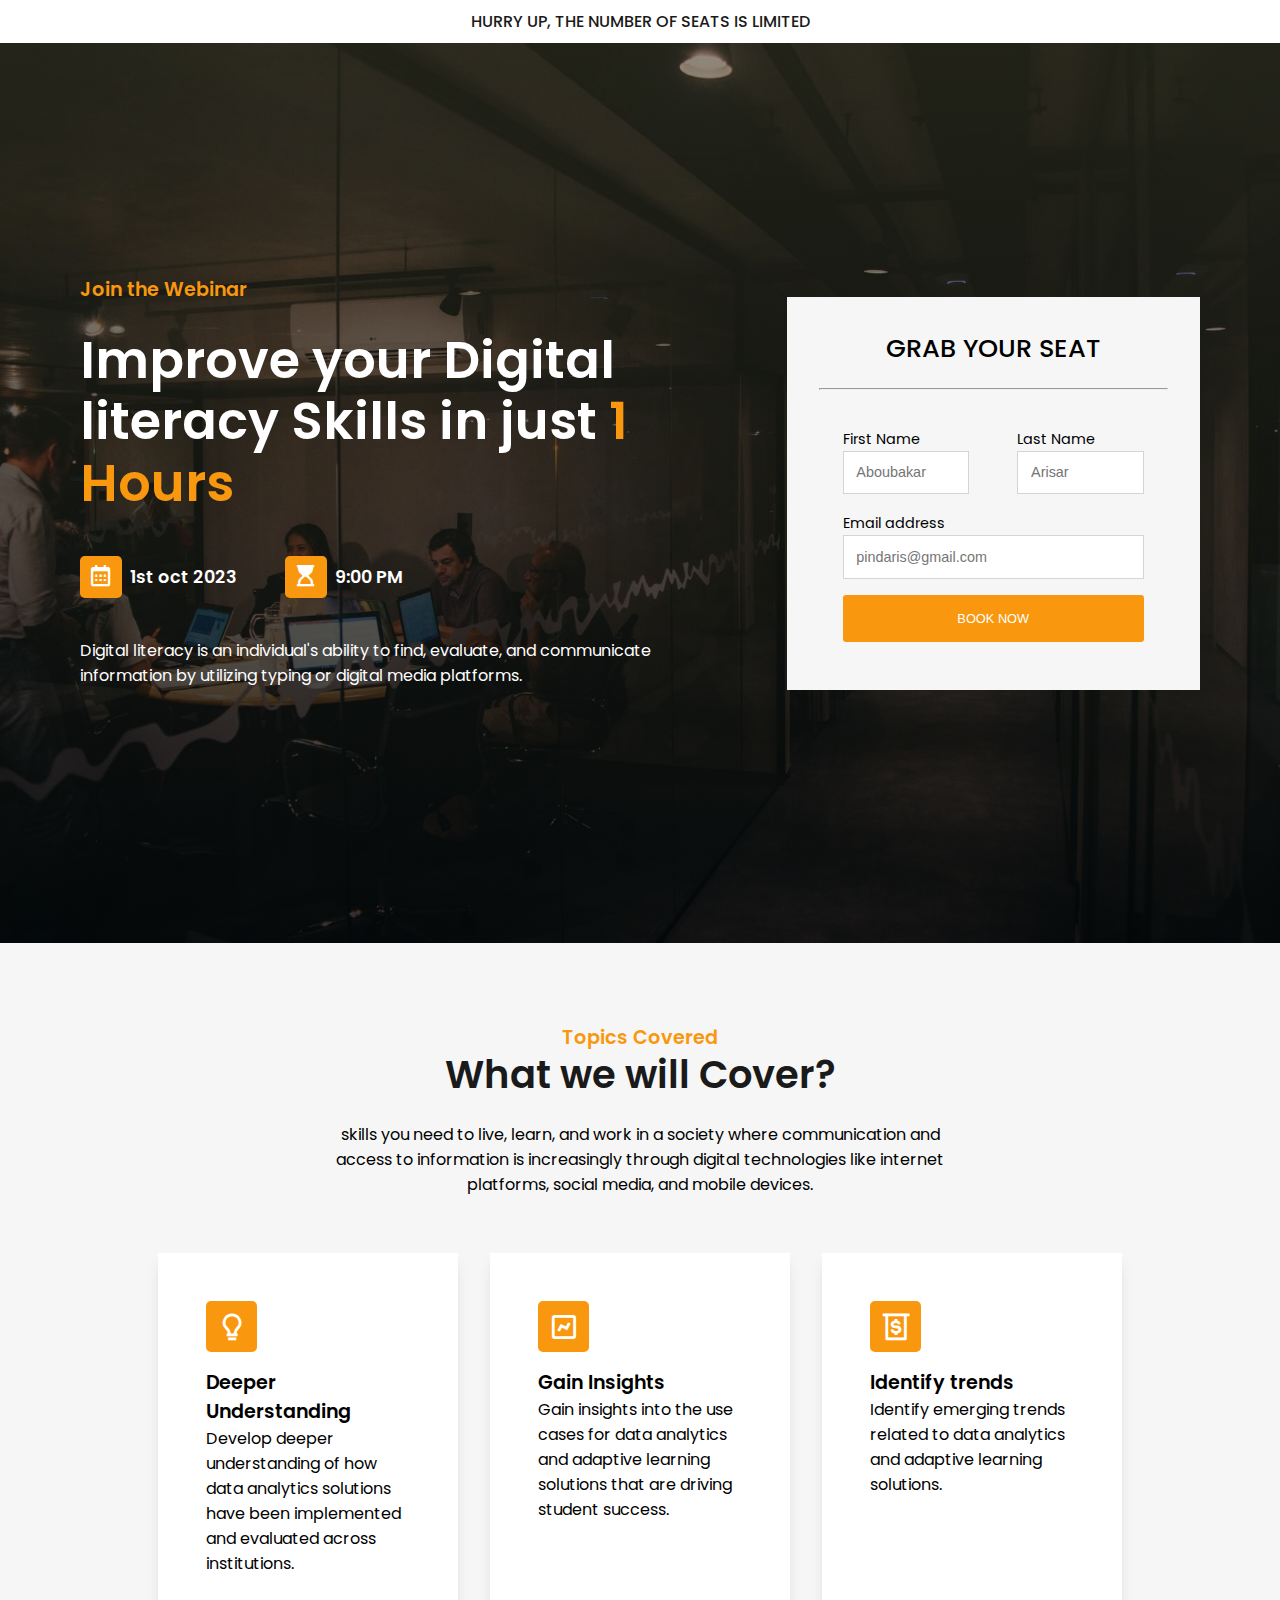
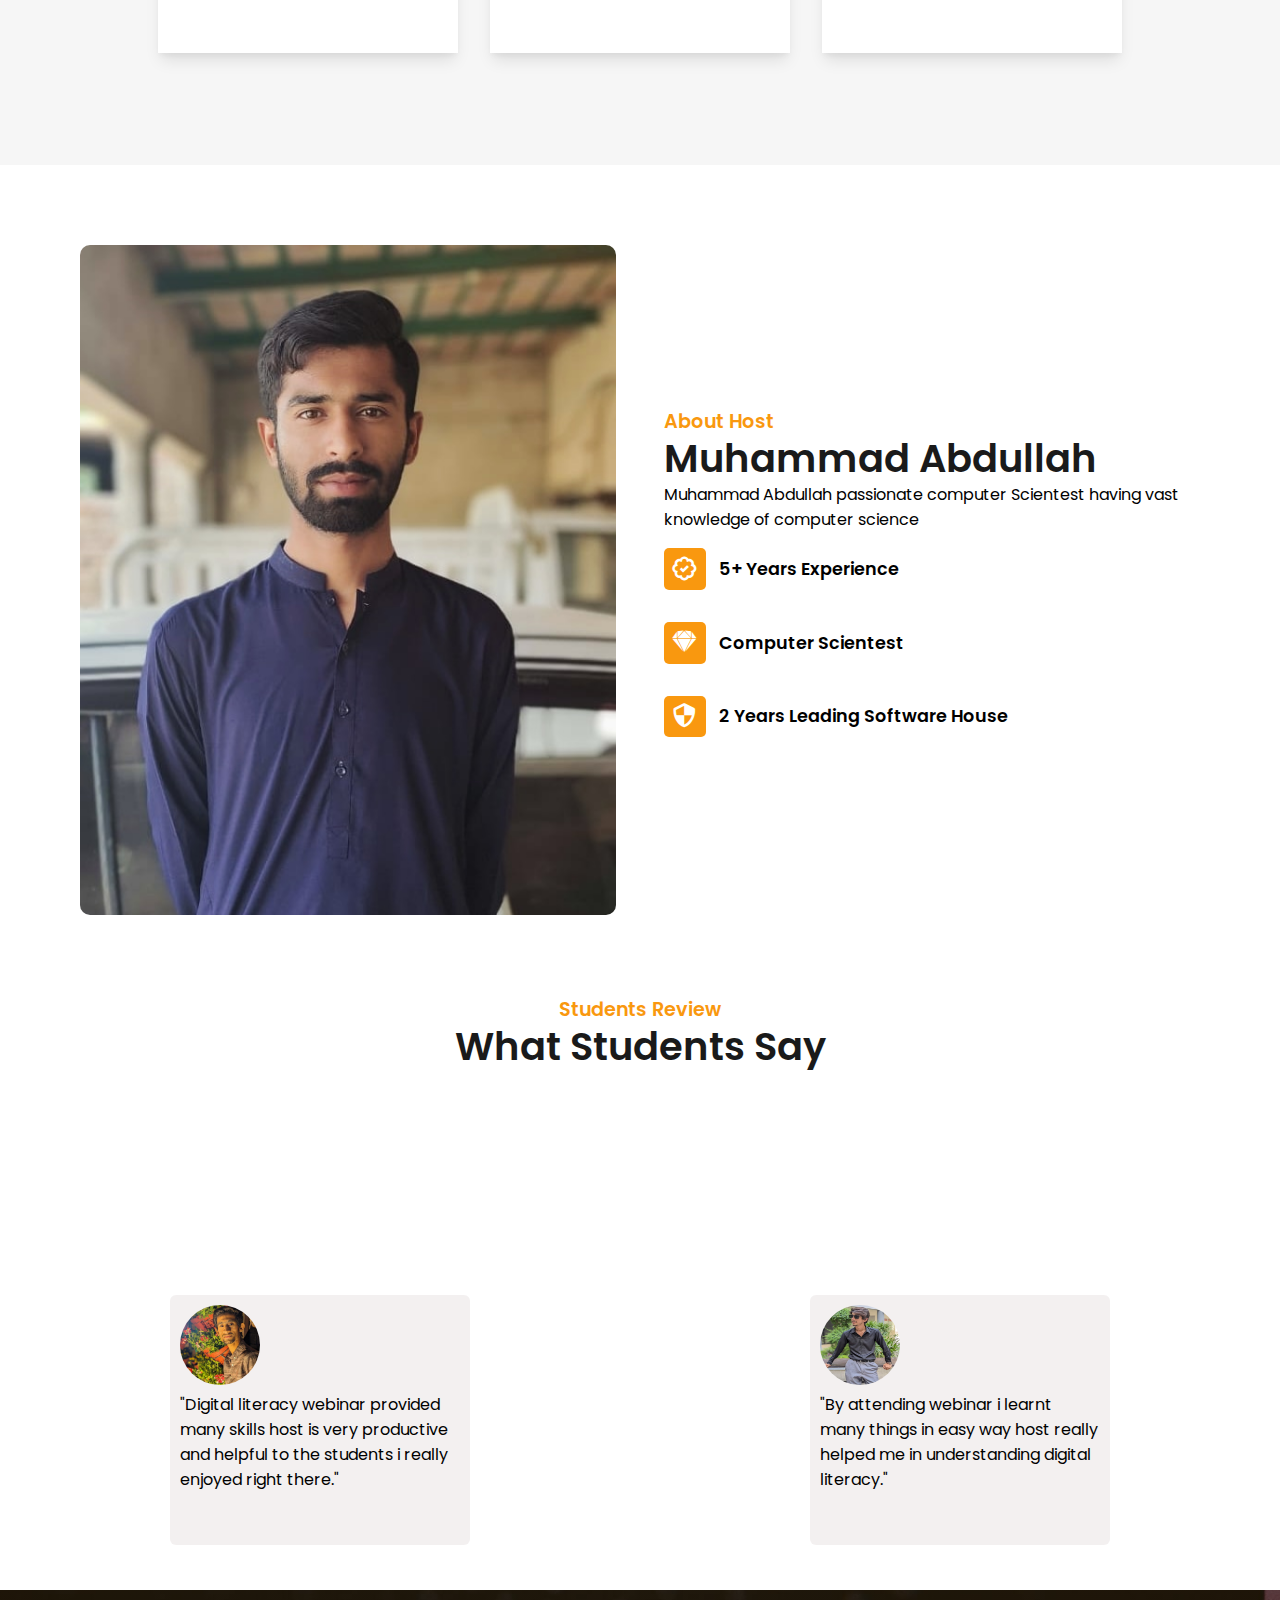
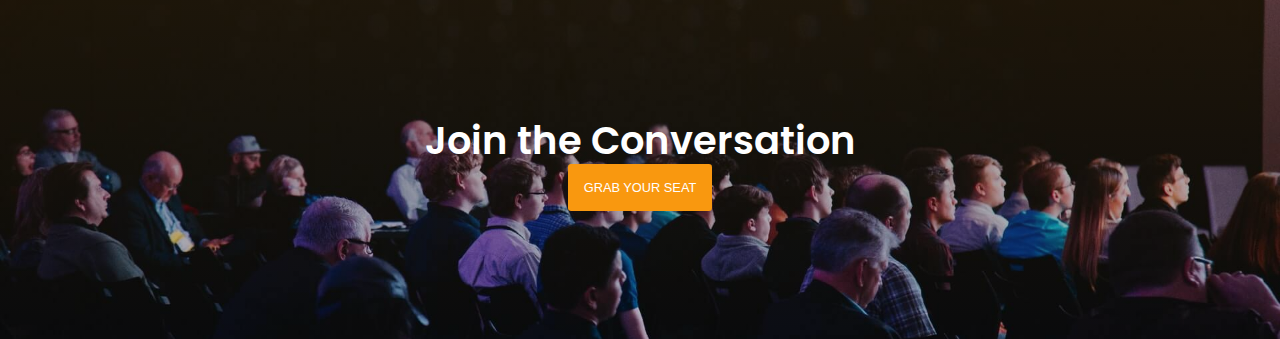
<file: index.html>
<!DOCTYPE html>
<html lang="en">
<head>
	<meta charset="UTF-8">
	<meta name="viewport" content="width=device-width, initial-scale=1.0">
	<title>Webinar Booking</title>

	<!-- External CSS -->
	<link rel="stylesheet" href="style.css">

	<!-- Box icon CDN -->
	<link href='https://unpkg.com/boxicons@2.1.1/css/boxicons.min.css' rel='stylesheet'>
</head>
<body>
	<!-- Top bar starts  -->
	<div class="top-bar">
		<h3 class="notification">Hurry Up, The number of seats is limited</h3>
	</div>
	<!-- Top bar ends  -->

	<!-- Header section starts  -->
	<section class="header">
		<div class="container">
			<div class="row">
				<div class="col header-content">
					<h3 class="subheading">
						Join the Webinar
					</h3>
					<h2 class="main-heading">
						Improve your Digital literacy Skills in just <span>1 Hours</span>
					</h2>
					<div class="inner-row">
						<div class="col">
							<h3 class="date">
								<i class='bx bx-calendar'></i> 1st oct 2023
							</h3>
						</div>
						<div class="col">
							<h3 class="time">
								<i class='bx bxs-hourglass-top'></i> 9:00 PM
							</h3>
						</div>
					</div>
					<p class="para-line white">
						Digital literacy is an individual's ability to find, evaluate, and communicate information by utilizing typing or digital media platforms.					</p>
				</div>
				<div class="col header-form">
					<div class="form-area">
						<h2 class="form-heading">
							Grab Your Seat
						</h2>

						<hr>
						<form action="#" class="booking-form" id="form">
							<div class="form-row">
								<div class="col">
									<div class="input-field">
										<label for="firstName" required>First Name</label>
										<input type="text" id="firstName" placeholder="Aboubakar" >
									</div>
								</div>
								<div class="col">
									<div class="input-field">
										<label for="lastName">Last Name</label>
										<input type="text" id="lastName" placeholder="Arisar">
									</div>
								</div>
							</div>
							<div class="input-field">
								<label for="emailId">Email address</label>
								<input type="email" id="emailId" placeholder="pindaris@gmail.com" required>
							</div>
							<div class="input-field">
								<button class="btn">
									<a href="thankyou.html">
										Book now
									</a>
								</button>
							</div>
						</form>
					</div>
				</div>
			</div>
		</div>
	</section>
	<!-- Header section ends from here -->

	<!-- Topic section starts from here -->
	<section class="topics">
		<div class="container">
			<h3 class="subheading">
				Topics Covered
			</h3>
			<h2 class="heading">
				What we will Cover?
			</h2>
			<p class="para-line">
				skills you need to live, learn, and work in a society where communication and access to information is increasingly through digital technologies like internet platforms, social media, and mobile devices.			</p>

			<div class="topics-row">
				<div class="col topic-box">
					<i class='bx bx-bulb'></i>
					<h2 class="topic-heading">
						Deeper Understanding
					</h2>
					<p class="para-line">
						Develop deeper understanding of how data analytics solutions have been implemented and evaluated across institutions. 
					</p>
				</div>
				<div class="col topic-box">
					<i class='bx bx-chart'></i>
					<h2 class="topic-heading">
						Gain Insights
					</h2>
					<p class="para-line">
						Gain insights into the use cases for data analytics and adaptive learning solutions that are driving student success.
					</p>
				</div>
				<div class="col topic-box">
					<i class='bx bx-money-withdraw'></i>
					<h2 class="topic-heading">
						 Identify trends
					</h2>
					<p class="para-line">
						Identify emerging trends related to data analytics and adaptive learning solutions. 
					</p>
				</div>
			</div>		
		</div>
	</section>
	<!-- Topic section ends from here -->

	<!-- Host section starts -->
	<section class="host">
		<div class="container">
			<div class="row">
				<div class="col host-profile-col">
					<img src="img/abdullah.jpg" alt="" class="host-img">
				</div>
				<div class="col host-content-col">
					<h3 class="subheading">About Host</h3>
					<h2 class="heading">Muhammad Abdullah</h2>
					<p class="para-line">
						Muhammad Abdullah passionate computer Scientest having vast knowledge of computer science
					</p>
					<div class="host-feature">
						<i class='bx bx-badge-check'></i> 
						<h4 class="feature-name">5+ Years Experience</h4>
					</div>
					<div class="host-feature">
						<i class='bx bxl-sketch'></i> 
						<h4 class="feature-name">Computer Scientest</h4>
					</div>
					<div class="host-feature">
						<i class='bx bx-shield-quarter'></i> 
						<h4 class="feature-name">2 Years Leading Software House</h4>
					</div>
				</div>
			</div>
		</div>
	</section>
	<!-- Host section ends -->

    <!--Students Review-->
	<div class="head">
		<h3 class="subheading">
			Students Review
		</h3>
		<h2 class="heading">
			What Students Say
		</h2>
	</div>
	<div class="review-cont">
		
		<div class="student">
		<div class="image">
		<img src="img/hamid.jpg" alt="" >
 	    </div>
		<div class="par">
			"Digital literacy webinar provided many skills host is very productive and helpful to the students i really enjoyed right there."
		</div>
	    </div>

		<div class="student">
		<div class="image">
		<img src="img/hashir.jpg" alt="" >
 	    </div>
		<div class="par">
			"By attending webinar i learnt many things in easy way host really helped me in understanding digital literacy."
		</div>
	    </div>
	</div>
	<section class="footer">
		<div class="container">
			<h2 class="heading white">Join the Conversation</h2>
			
			<button class="btn">
				<a href="#form">
					Grab your seat
				</a>
			</button>
		</div>
	</section>
</body>
</html>
</file>
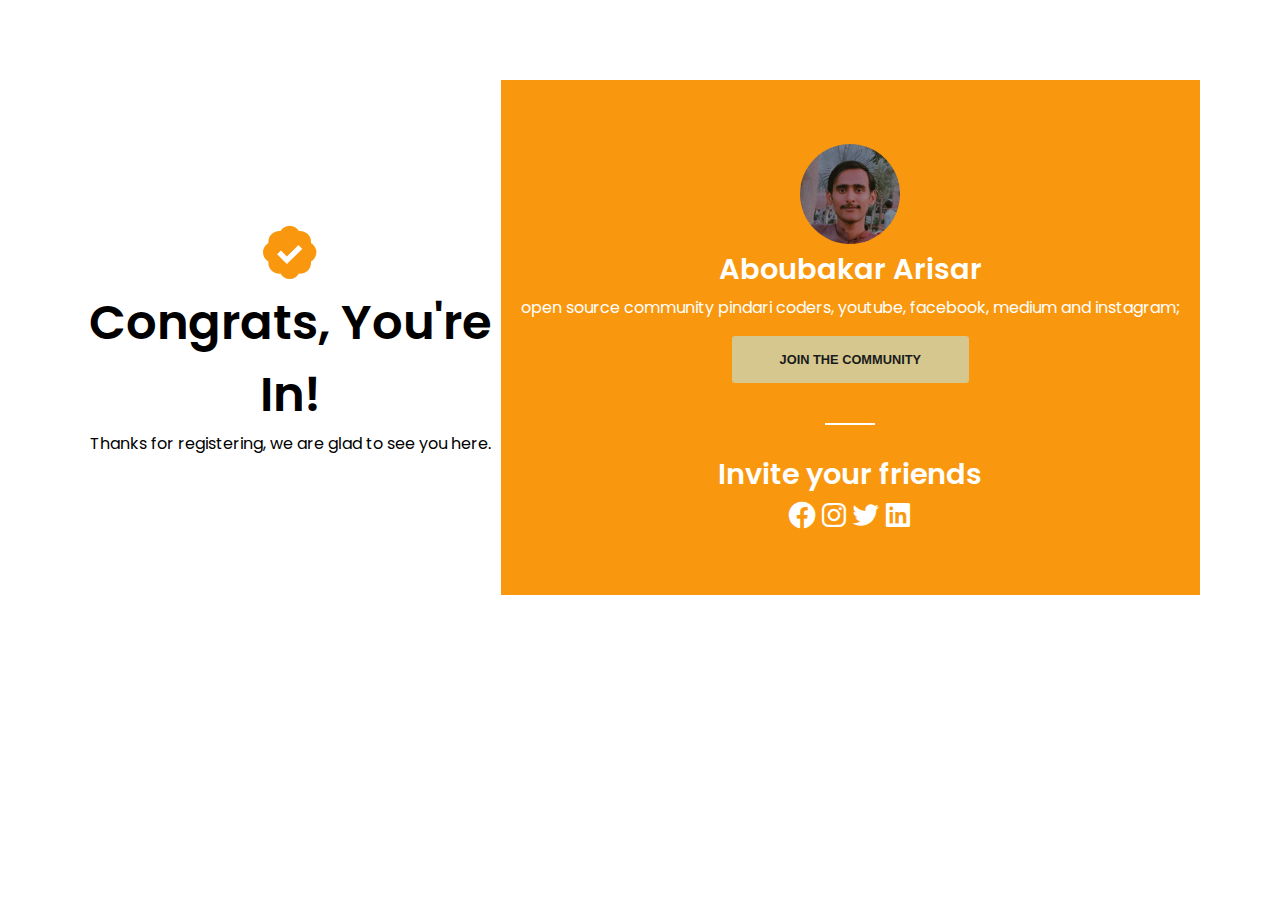
<file: thankyou.html>
<!DOCTYPE html>
<html lang="en">

<head>
	<meta charset="UTF-8">
	<meta name="viewport" content="width=device-width, initial-scale=1.0">
	<title>Thank you!</title>

	<!------ External CSS ------>
	<link rel="stylesheet" href="thanks-style.css">

	<!-- Box icon CDN -->
	<link href='https://unpkg.com/boxicons@2.1.1/css/boxicons.min.css' rel='stylesheet'>
</head>

<body>
	<div class="thanks">
		<div class="container">
			<div class="row">
				<div class="col thanks-content">
					<div class="content">					<i class='bx bxs-badge-check' class="completed-icon"></i>

					<h2 class="main-heading">
						Congrats, You're In!
					</h2>
					<p class="para-line">
						Thanks for registering, we are glad to see you here.
					</p>
				</div>

					<div class="col extras-content">
						<img src="img/aboubakar.jpg" alt="" class="host-img">

						<h3 class="heading">
							Aboubakar Arisar
						</h3>

						<p class="para-line">
							open source community pindari coders, youtube, facebook, medium and instagram;
						</p>

						<button class="btn">
							<a href="https://www.youtube.com/@pindaricoders">
								Join the community
							</a>
						</button>

						<div class="separator"></div>

						<h3 class="heading">Invite your friends</h3>

						<div class="social-media">
							<i class='bx bxl-facebook-circle'></i>
							<i class='bx bxl-instagram'></i>
							<i class='bx bxl-twitter'></i>
							<i class='bx bxl-linkedin-square'></i>
						</div>
					</div>
				</div>
			</div>
		</div>
</body>

</html>
</file>
<file: style.css>
/*--------- Google Font import -----------*/
@import url('https://fonts.googleapis.com/css2?family=Poppins:ital,wght@0,100;0,200;0,300;0,400;0,500;0,600;0,700;0,800;0,900;1,700;1,800;1,900&display=swap');


:root {
	/*---- colors -------*/
	--primary-color: #f9980f;
	--secondary-color: #1a1a1a;
	--third-color: #ffffff;
	--review-color: #f0ececc7;
}

* {
	margin: 0;
	padding: 0;
	box-sizing: border-box;
}

html {
	font-size: 16px;
}

body {
	font-family: 'Poppins', sans-serif;
}

img {
	max-width: 100%;
	height: auto;
}

.container {
	padding: 60px 10px;
}

.white {
	color: var(--third-color);
}

.btn {
	display: block;
	width: 100%;
	background: var(--primary-color);
	border: none;
	border-radius: 0.2rem;
	padding: 1rem;
	cursor: pointer;
	transition: 0.3s;
}

.btn:hover {
	transform: translateY(10px);
}

.btn a {
	color: var(--third-color);
	font-size: 0.8rem;
	text-decoration: none;
	text-transform: uppercase;
}

.heading {
	color: var(--secondary-color);
	font-size: 1.8rem;
	font-weight: 600;
	line-height: 1.2;
	text-align: center;
}

/*---------- Top bar starts -----------*/
.top-bar {
	padding: 12px 20px;
}

.notification {
	color: var(--secondary-color);
	font-size: 1.1rem;
	font-weight: 500;
	text-transform: uppercase;
	line-height: 1.2;
	text-align: center;
}

/*---------- Top bar ends -----------*/


/*---------- Header section start ----------*/
.header {
	background: linear-gradient(0deg, rgba(0, 0, 0, 0.2), rgba(49, 30, 3, 0.5)), url(img/hero-background.jpg);
	background-position: top center;
	background-size: cover;
	background-repeat: no-repeat;
}

.subheading {
	color: var(--primary-color);
	font-size: 1.2rem;
	font-weight: 600;
	text-align: center;
}

.main-heading {
	color: var(--third-color);
	font-size: 2.2rem;
	font-weight: 600;
	line-height: 1.2;
	text-align: center;
	padding: 26px 0;
}

.inner-row {
	display: flex;
	justify-content: space-around;
	text-align: center;
}

.inner-row .col .date,
.inner-row .col .time {
	display: flex;
	flex-direction: column;
	align-items: center;
	color: var(--third-color);
	font-weight: 600;
	font-size: 1.1rem;
}

.date i,
.time i {
	color: var(--third-color);
	background: var(--primary-color);
	font-size: 1.6rem;
	padding: 8px;
	border: none;
	border-radius: 0.3rem;
	margin: 1rem 0;
}

.para-line {
	font-size: 1rem;
	text-align: center;
	padding: 1.5rem 0;
}

.form-area {
	background: #f6f6f6;
	padding: 1.2rem;
}

.form-area .form-heading {
	font-size: 1.6rem;
	font-weight: 500;
	text-transform: uppercase;
	text-align: center;
}

.form-area hr {
	color: #d4d4d4;
	margin: 20px 0;
}

.input-field {
	margin: 1rem 0;
	padding: 0 0.5rem;
}

.input-field label {
	font-size: 0.9rem;
}

.input-field input {
	width: 100%;
	background: var(--third-color);
	border: 1px solid #d4d4d4;
	font-size: 0.9rem;
	font-weight: 400;
	padding: 0.8rem;
}

/*---------- Header section end ----------*/


/*---------- Topics section start ----------*/
.topics {
	background: #F6F6F6;
}
.topic-box {
	width: 300px;
	height: 400px;
}
.topic-box:hover {
	cursor: pointer;
	transform: translateY(-15px);
	transition: 0.5s;
	box-shadow: 7px 17px 5px 0px rgba(14, 5, 5, 0.38);
	-webkit-box-shadow: 7px 17px 5px 0px rgba(14, 5, 5, 0.38);
	-moz-box-shadow: 7px 17px 5px 0px rgba(14, 5, 5, 0.38);
}

.topics-row .col {
	background: var(--third-color);
	margin: 2rem 1rem;
	padding: 2rem;
	box-shadow: rgba(0, 0, 0, 0.1) 0px 10px 15px -3px, rgba(0, 0, 0, 0.05) 0px 4px 6px -2px;
}

.topics-row .col i {
	color: var(--third-color);
	background: var(--primary-color);
	font-size: 2rem;
	margin-bottom: 1rem;
	padding: 0.6rem;
	border: none;
	border-radius: 5px;
}

.topics-row .col .topic-heading {
	font-size: 1.2rem;
	font-weight: 600;
}

.topics-row .col .para-line {
	text-align: left;
	margin: 0;
	padding: 0;
}

.topic-btn-area {
	display: flex;
	justify-content: center;
}

.topic-btn-area .btn {
	width: fit-content;
}

/*---------- Topics section end ----------*/


/*----------- host section starts ----------*/
.host-feature {
	display: flex;
	flex-direction: column;
	justify-content: center;
	align-items: center;
	padding: 1rem 0;
}

.host-feature i {
	color: var(--third-color);
	background: var(--primary-color);
	font-size: 1.5rem;
	margin-bottom: 1rem;
	padding: 0.4rem;
	border: none;
	border-radius: 5px;
}

.host-feature .feature-name {
	font-size: 1.1rem;
	font-weight: 600;
}

/*----------- host section ends ----------*/
/* student review section starts */
.review-cont {
	width: 100%;
	height: 300px;
	margin-top: 200px;
	margin-bottom: 200px;
	display: flex;
	justify-content: space-around;
	align-items: center;
	flex-direction: column;
	background-color: var(--third-color);
}
.student {
	width: 150px;
	height: 320px;	
	background-color: var(--review-color);
	border-radius: 6px;
	padding: 10px;
	margin-bottom: 20px;
	margin-top: 20px;
}
.review-cont .image img{
	width: 80px;
	height: 80px;
	border-radius: 50%;
}




/*----------- Footer section start ------------*/
.footer .container {
	background: linear-gradient(0deg, rgba(0, 0, 0, 0.2), rgba(49, 30, 3, 0.5)), url(img/footer.jpg);
	background-position: center center;
	background-size: cover;
	background-repeat: no-repeat;
}

.footer .container {
	display: flex;
	flex-direction: column;
	justify-content: center;
	align-items: center;
}

.footer .container .heading {
	color: var(--third-color);
}

.btn {
	color: var(--third-color);
	font-weight: 500;
	text-transform: uppercase;
	width: fit-content;
}

/*----------- Footer section end ------------*/



/*------------------------------------------------*/
/*------------- Desktop size ---------------------*/
/*------------------------------------------------*/
@media screen and (min-width: 789px) {
	.container {
		padding: 5rem;
	}

	.row {
		display: flex;
		justify-content: space-between;
		align-items: center;
	}

	.row .col {
		width: 100%;
	}

	.heading {
		font-size: 2.4rem;
	}

	/*---------- Top bar starts -----------*/
	.top-bar {
		padding: 12px 20px;
	}

	.notification {
		font-size: 1rem;
	}

	/*---------- Top bar ends -----------*/


	/*---------- Header section start ----------*/
	.header {
		background: linear-gradient(0deg, rgba(0, 0, 0, 0.8), rgba(49, 30, 3, 0.5)), url(img/hero-background.jpg);
		background-position: top center;
		background-size: cover;
		background-repeat: no-repeat;
	}

	.header>.container {
		height: 100vh;
		display: flex;
	}

	.header .container .row {
		gap: 5rem;
	}

	.header .container .row .header-content {
		width: 100%;
	}

	.header .container .row .header-form {
		width: 66%;
	}

	.header-content .subheading {
		text-align: left;
	}

	.header-content .main-heading {
		font-size: 3.2rem;
		font-weight: 600;
		text-align: left;
	}

	.header-content .main-heading span {
		color: var(--primary-color);
	}

	.inner-row {
		justify-content: flex-start;
		gap: 3rem;
	}

	.inner-row .col {
		width: fit-content;
	}

	.inner-row .col .date,
	.inner-row .col .time {
		display: flex;
		flex-direction: row;
		gap: 0.5rem;
	}

	.para-line {
		text-align: left;
	}

	.form-row {
		display: flex;
		justify-content: center;
		align-items: center;
		margin-top: 0;
		padding-top: 0;
	}

	.booking-form .form-row .col {
		width: 100%;
	}

	.form-area {
		padding: 2rem;
	}

	.booking-form .form-row .col .input-field {
		margin-bottom: 0;
	}

	.booking-form .input-field {
		margin: 1rem;
	}

	.booking-form .input-field .btn {
		width: 100%;
	}

	/*---------- Header section end ----------*/


	/*---------- Topics section start ----------*/
	.topic-box {
		width: 300px;
		height: 400px;
	}
	.topic-box:hover {
		cursor: pointer;
		transform: translateY(-15px);
		transition: 0.5s;
		box-shadow: 7px 17px 5px 0px rgba(14, 5, 5, 0.38);
		-webkit-box-shadow: 7px 17px 5px 0px rgba(14, 5, 5, 0.38);
		-moz-box-shadow: 7px 17px 5px 0px rgba(14, 5, 5, 0.38);
	}
	

	.topics .container .para-line {
		text-align: center;
		max-width: 55%;
		margin: 0 auto;
	}

	.topics-row {
		display: flex;
		justify-content: center;
		align-items: center;
	}

	.topics-row .col {
		padding: 3rem;
	}

	.topics-row .col .para-line {
		max-width: 100%;
		text-align: left;
	}

	/*---------- Topics section end ----------*/


	/*----------- host section starts ----------*/
	.host .container .row {
		gap: 3rem;
	}

	.host-profile-col {
		border-radius: 10px;
		display: flex;
		justify-content: center;
		align-items: center;

	}

	.host-img {
		border: none;
		border-radius: 10px;
	}

	.host-content-col .subheading,
	.host-content-col .heading {
		text-align: left;
	}

	.host-content-col .para-line {
		margin: 0;
		padding: 0;
	}

	.host-feature {
		display: flex;
		flex-direction: row;
		justify-content: flex-start;
		align-items: center;
		padding: 1rem 0;
	}

	.host-feature i {
		font-size: 1.8rem;
		margin-bottom: 0;
	}

	.host-feature .feature-name {
		padding-left: 0.8rem;
	}

	/*----------- host section ends ----------*/

/* student review section starts */
.review-cont {
	width: 100%;
	height: 300px;
	margin-bottom: 20px;
	display: flex;
	justify-content: space-around;
	align-items: center;
	background-color: var(--third-color);
	flex-direction: row;
}
.student {
	width: 300px;
	height: 250px;	
	background-color: var(--review-color);
	border-radius: 6px;
	padding: 10px;
}
.review-cont .image img{
	width: 80px;
	height: 80px;
	border-radius: 50%;
}
/* student review section ends */

	/*----------- Footer section start ------------*/
	.footer {
		background: linear-gradient(0deg, rgba(0, 0, 0, 0.8), rgba(49, 30, 3, 0.8)), url(img/footer.jpg);
		background-position: center center;
	}

	.footer .container {
		padding: 8rem 0;
	}

	/*----------- Footer section end ------------*/
}
</file>
<file: thanks-style.css>
/*--------- Google Font import -----------*/
@import url('https://fonts.googleapis.com/css2?family=Poppins:ital,wght@0,100;0,200;0,300;0,400;0,500;0,600;0,700;0,800;0,900;1,700;1,800;1,900&display=swap');


:root
{
	/*---- colors -------*/
	--primary-color: #f9980f;
	--secondary-color: #1a1a1a;
	--third-color: #ffffff;
	--background-color:#d5c78e;
}

*
{
	margin: 0;
	padding: 0;
	box-sizing: border-box;
}

html
{
	font-size: 16px;
}

body
{
	font-family: 'Poppins', sans-serif;
}

img
{
	max-width: 100%;
	height: auto;
}

.container
{
	padding: 100px 10px 0 10px;
}

.white
{
	color: var(--third-color);
}

.btn
{
	display: block;
	width: 100%;
	background: var(--background-color);
	border: none;
	border-radius: 0.2rem;
	margin: 1rem;
	padding: 1rem;
	cursor: pointer;
	transition: 0.3s;
}

.btn:hover
{
	transform: translateY(10px);
}

.btn a
{
	color: var(--secondary-color);
	font-size: 0.8rem;
	text-decoration: none;
	text-transform: uppercase;
}

.heading
{
	color: var(--secondary-color);
	font-size: 1.8rem;
	font-weight: 600;
	line-height: 1.2;
	text-align: center;
}

/*--------- Thanks content starts --------------*/

.thanks-content
{
	display: flex;
	justify-content: center;
	align-items: center;
}
.thanks-content i
{
	color: var(--primary-color);
	font-size: 4rem;
	text-align: center;
	width: 100%;
}

.thanks-content .main-heading, .thanks-content .para-line
{
	text-align: center;
}

.thanks-content .main-heading
{
	font-size: 1.8rem;
	font-weight: 500;
}



.extras-content
{
	background: var(--primary-color);
	padding: 4rem 0.6rem;
	display: flex;
	flex-direction: column;
	justify-content: center;
	align-items: center;
}

.extras-content .host-img
{
	width: 80px;
	height: 80px;
	border: none;
	border-radius: 50%;
}

.extras-content .heading, .extras-content .para-line
{
	color: var(--third-color);
	text-align: center;
}

.extras-content .heading
{
	font-size: 1.2rem;
	padding: 0.5rem 0;
}

.extras-content .separator
{
	border: 1px solid var(--third-color);
	width: 50px;
}
.social-media
{
	display: flex;
	justify-self: space-between;
	align-items: center;
}
.social-media i
{
	font-size: 1.5rem;
	color: var(--third-color);
	cursor: pointer;
}
/*--------- Thanks content ends --------------*/




/*--------------------------------------------------*/
/*------------------ Desktop version ---------------*/
/*--------------------------------------------------*/
@media screen and (min-width: 789px)
{
	.btn
	{
		width: fit-content;
		padding: 1rem 3rem;
	}

	.btn a
	{
		color: var(--secondary-color);
		font-size: 0.8rem;
		font-weight: 600;
		text-decoration: none;
		text-transform: uppercase;
	}

	.container
	{
		padding: 5rem;
	}

	.container > .row
	{
		display: flex;
		justify-content: center;
		gap: 3rem;
	}

	.thanks-content
	{
		width: 100%;
	}

	.extras-content
	{
		width: 70%;
	}

	.thanks-content .main-heading
	{
		font-size: 3rem;
		font-weight: 600;
	}

	.download-content
	{
		padding: 2rem;
	}

	.download-details
	{
		padding: 0;
		display: flex;
		flex-direction: row;
		justify-content: center;
		align-items: flex-start;
		margin-top: 0.5rem;
	}

	.download-details .col
	{
		display: flex;
		flex-direction: column;
		justify-content: center;
		align-items: flex-start;
	}

	.order-content
	{
		padding: 2.4rem;
		margin: 0;
	}

	.order-details
	{
		padding: 1rem 0 0 0;
		display: flex;
		flex-direction: column;
		justify-content: center;
		align-items: flex-start;
		gap: 8px;
	}

	.order-details .col
	{
		width: 100%;
		display: flex;
		justify-content: space-between;
		align-items: center;
	}



	.extras-content .host-img
	{
		width: 100px;
		height: 100px;
	}

	.extras-content .heading
	{
		font-size: 1.8rem;
		padding: 0.5rem 0;
	}

	.extras-content .separator
	{
		border: 1px solid var(--third-color);
		width: 50px;
		margin: 1.5rem 0;
	}

	.social-media i
	{
		font-size: 2rem;
	}
}
</file>
